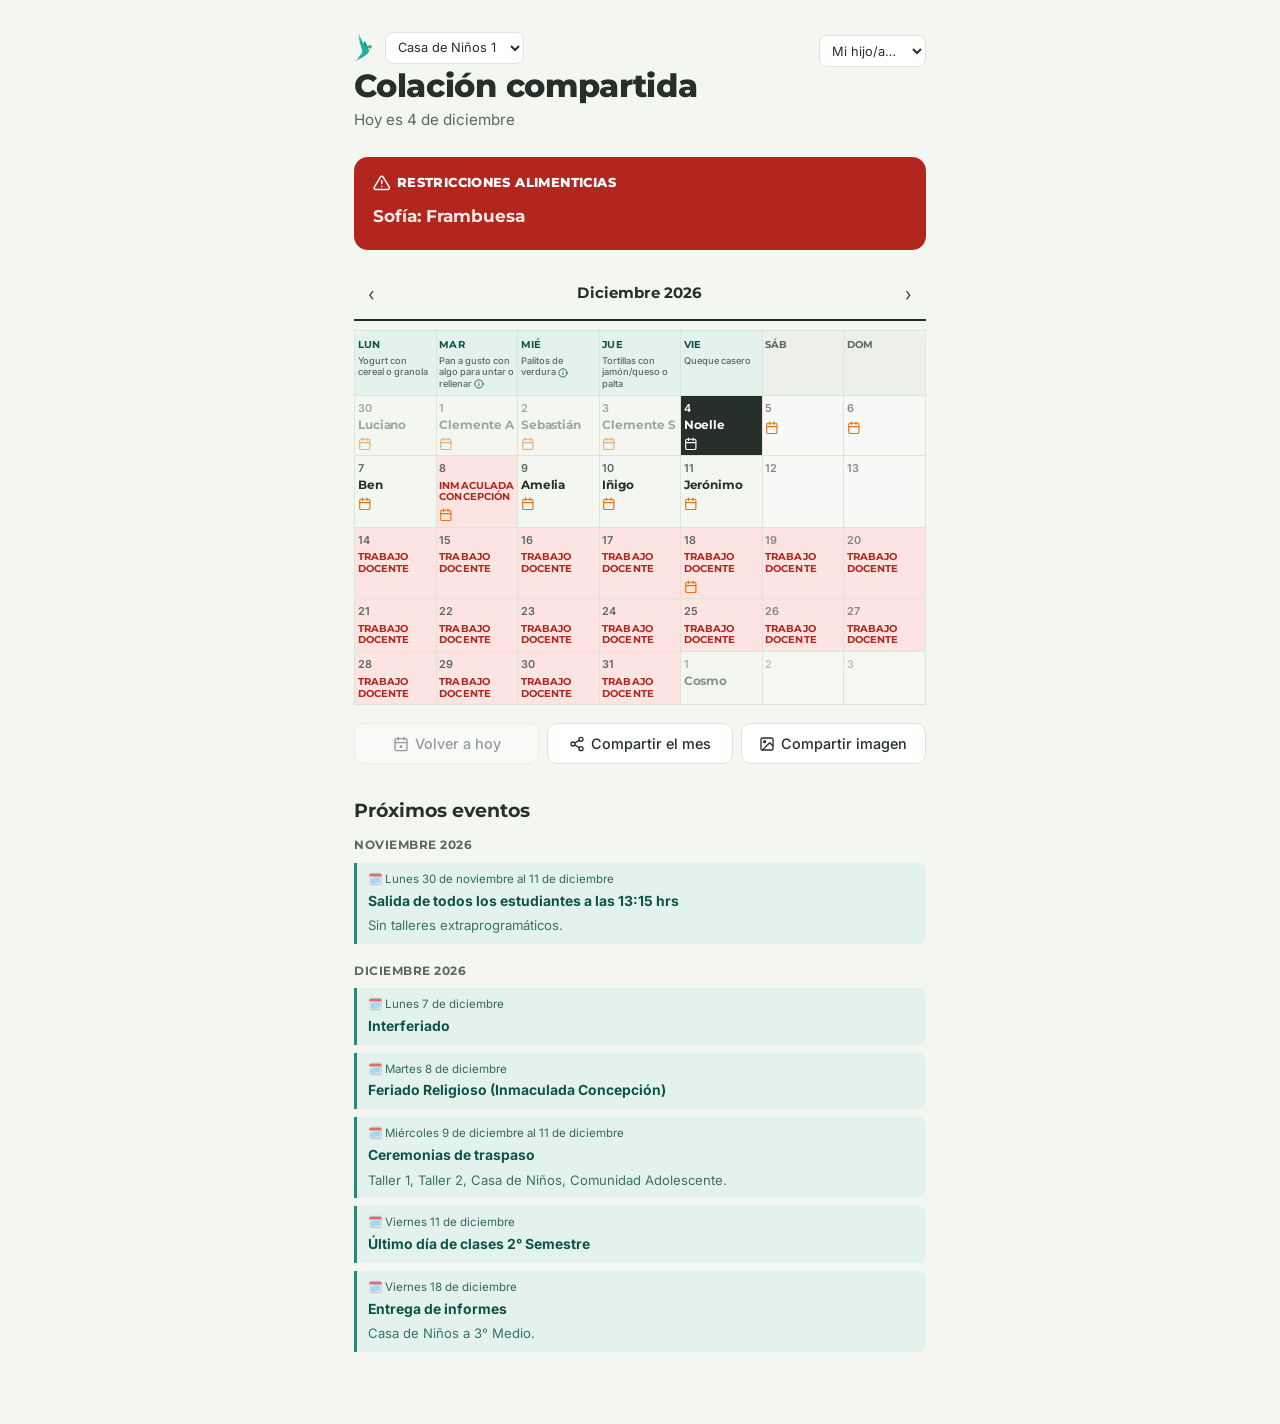
<file: index.html>
<!doctype html>
<html lang="es-CL">
<head>
<meta charset="utf-8">
<meta name="viewport" content="width=device-width, initial-scale=1, viewport-fit=cover">
<meta name="robots" content="noindex, nofollow">
<meta name="theme-color" content="#F3F6F1">
<title>Colación compartida</title>
<link rel="icon" href="assets/huelquen-icon.png" type="image/png">
<link rel="apple-touch-icon" href="assets/huelquen-icon.png">
<link rel="manifest" href="manifest.json">
<link rel="preconnect" href="https://fonts.googleapis.com">
<link rel="preconnect" href="https://fonts.gstatic.com" crossorigin>
<link href="https://fonts.googleapis.com/css2?family=Montserrat:wght@600;700;800&family=Inter:wght@400;500;600&display=swap" rel="stylesheet">
<link rel="stylesheet" href="styles.css">
</head>
<body>

<main class="wrap">

  <header class="head">
    <div class="head-text">
      <div class="brand">
        <img class="mark" src="assets/huelquen-icon.png" alt="" aria-hidden="true">
        <span class="eyebrow-wrap">
          <select id="courseSelect" class="mini-select" aria-label="Curso"></select>
        </span>
      </div>
      <h1>Colación compartida</h1>
      <p class="sub" id="hoy"></p>
    </div>
    <div class="kid-picker-mini">
      <select id="kidSelect" class="mini-select" title="Se guarda solo en este teléfono, para destacar el turno de tu hijo o hija en el calendario.">
        <option value="">Mi hijo/a…</option>
      </select>
    </div>
  </header>

  <section class="mine" id="mine" hidden>
    <p class="mine-lead" id="mineLead"></p>
    <p class="mine-meal" id="mineMeal"></p>
  </section>

  <section class="restrictions-banner" id="restrictionsSection" hidden>
    <p class="restrictions-lead">
      <svg class="btn-icon" viewBox="0 0 24 24" fill="none" stroke="currentColor" stroke-width="2" stroke-linecap="round" stroke-linejoin="round" aria-hidden="true">
        <path d="M10.29 3.86 1.82 18a2 2 0 0 0 1.71 3h16.94a2 2 0 0 0 1.71-3L13.71 3.86a2 2 0 0 0-3.42 0Z"></path>
        <line x1="12" y1="9" x2="12" y2="13"></line>
        <line x1="12" y1="17" x2="12.01" y2="17"></line>
      </svg>
      Restricciones alimenticias
    </p>
    <ul id="restrictions"></ul>
  </section>

  <nav class="monthnav">
    <button type="button" id="prev" class="stepper" aria-label="Mes anterior">‹</button>
    <p class="monthlabel" id="monthlabel"></p>
    <button type="button" id="next" class="stepper" aria-label="Mes siguiente">›</button>
  </nav>

  <table class="cal">
    <thead>
      <tr id="legend"></tr>
    </thead>
    <tbody id="calBody"></tbody>
  </table>

  <div class="rowbtns">
    <button type="button" id="today" class="ghost">
      <svg class="btn-icon" viewBox="0 0 24 24" fill="none" stroke="currentColor" stroke-width="2" stroke-linecap="round" stroke-linejoin="round" aria-hidden="true">
        <rect x="3" y="4" width="18" height="18" rx="2"></rect>
        <line x1="16" y1="2" x2="16" y2="6"></line>
        <line x1="8" y1="2" x2="8" y2="6"></line>
        <line x1="3" y1="10" x2="21" y2="10"></line>
        <circle cx="12" cy="16" r="2" fill="currentColor" stroke="none"></circle>
      </svg>
      Volver a hoy
    </button>
    <button type="button" id="share" class="ghost">
      <svg class="btn-icon" viewBox="0 0 24 24" fill="none" stroke="currentColor" stroke-width="2" stroke-linecap="round" stroke-linejoin="round" aria-hidden="true">
        <circle cx="18" cy="5" r="3"></circle>
        <circle cx="6" cy="12" r="3"></circle>
        <circle cx="18" cy="19" r="3"></circle>
        <line x1="8.59" y1="13.51" x2="15.42" y2="17.49"></line>
        <line x1="15.41" y1="6.51" x2="8.59" y2="10.49"></line>
      </svg>
      Compartir el mes
    </button>
    <button type="button" id="shareImage" class="ghost">
      <svg class="btn-icon" viewBox="0 0 24 24" fill="none" stroke="currentColor" stroke-width="2" stroke-linecap="round" stroke-linejoin="round" aria-hidden="true">
        <rect x="3" y="3" width="18" height="18" rx="2"></rect>
        <circle cx="8.5" cy="8.5" r="1.5"></circle>
        <polyline points="21 15 16 10 5 21"></polyline>
      </svg>
      <span class="btn-label">Compartir imagen</span>
    </button>
  </div>

  <section class="month-events" id="monthEvents" hidden>
    <h2>Próximos eventos</h2>
    <ul id="monthEventsList"></ul>
  </section>

  <section class="avisos" id="avisosSection" hidden>
    <h2>Avisos</h2>
    <ul id="avisos"></ul>
  </section>

  <p class="err" id="err" hidden></p>

</main>

<script src="app.js"></script>
</body>
</html>
</file>
<file: styles.css>
:root {
  --paper: #F3F6F1;
  --card: #FFFFFF;
  --ink: #262F29;
  --ink-soft: #5C6860;
  --teal: #1C8E79;
  --teal-deep: #0F5347;
  --teal-tint: #E4F2EE;
  --red: #B3261E;
  --red-tint: #FBE4E2;
  --mandarin: #E8730C;
  --line: #DDE5DA;
}

* { box-sizing: border-box; }

html { -webkit-text-size-adjust: 100%; }

body {
  margin: 0;
  background: var(--paper);
  color: var(--ink);
  font-family: "Inter", system-ui, sans-serif;
  font-size: 16px;
  line-height: 1.5;
}

.wrap {
  max-width: 38rem;
  margin: 0 auto;
  padding: 2rem 1.15rem 4rem;
}

/* ---------- head ---------- */

.head {
  display: flex;
  justify-content: space-between;
  align-items: flex-start;
  gap: .75rem;
  margin-bottom: 1.6rem;
}

.head-text { min-width: 0; }

.brand {
  display: flex;
  align-items: center;
  gap: .45rem;
  margin-bottom: .3rem;
}

.mark {
  height: 1.7rem;
  width: auto;
  flex: none;
  object-fit: contain;
}

.eyebrow-wrap {
  display: inline-flex;
}

.mini-select {
  max-width: 10rem;
  padding: .4rem .5rem;
  border: 1px solid var(--line);
  border-radius: 8px;
  background: var(--card);
  color: var(--ink);
  font-family: inherit;
  font-size: .8rem;
  cursor: pointer;
}

h1 {
  font-family: "Montserrat", system-ui, sans-serif;
  font-weight: 800;
  font-size: 2rem;
  line-height: 1.08;
  letter-spacing: -0.01em;
  margin: 0;
}

.sub {
  margin: .35rem 0 0;
  color: var(--ink-soft);
  font-size: .95rem;
}

/* ---------- personal strip ---------- */

.mine {
  background: var(--teal-deep);
  color: #EAF5F1;
  border-radius: 14px;
  padding: 1rem 1.15rem;
  margin-bottom: 1.6rem;
}

.mine-lead {
  margin: 0;
  font-size: .9rem;
  color: #9FCFC1;
}

.mine-lead strong {
  color: #EAF5F1;
}

.mine-meal {
  font-family: "Montserrat", system-ui, sans-serif;
  font-weight: 700;
  font-size: 1.4rem;
  line-height: 1.2;
  letter-spacing: -0.01em;
  margin: .15rem 0 0;
}

/* ---------- restricciones alimenticias (alergias) ---------- */

.restrictions-banner {
  background: var(--red);
  color: #FDEAE8;
  border-radius: 14px;
  padding: 1rem 1.15rem;
  margin-bottom: 1.6rem;
}

.restrictions-lead {
  display: flex;
  align-items: center;
  gap: .4rem;
  margin: 0 0 .5rem;
  font-family: "Montserrat", system-ui, sans-serif;
  font-weight: 800;
  font-size: .82rem;
  text-transform: uppercase;
  letter-spacing: .03em;
  color: #FFFFFF;
}

.restrictions-lead .btn-icon {
  width: 1.1rem;
  height: 1.1rem;
  flex: none;
}

.restrictions-banner ul {
  list-style: none;
  margin: 0;
  padding: 0;
}

.restrictions-banner li {
  font-family: "Montserrat", system-ui, sans-serif;
  font-weight: 700;
  font-size: 1.05rem;
  line-height: 1.3;
  padding: .35rem 0;
}

.restrictions-banner li + li {
  border-top: 1px solid rgba(255, 255, 255, .25);
}

/* ---------- month nav ---------- */

.monthnav {
  display: flex;
  align-items: center;
  gap: .5rem;
  border-bottom: 2px solid var(--ink);
  padding-bottom: .5rem;
  margin-bottom: .6rem;
}

.monthlabel {
  flex: 1;
  margin: 0;
  text-align: center;
  font-family: "Montserrat", system-ui, sans-serif;
  font-weight: 700;
  font-size: .95rem;
  letter-spacing: .01em;
}

.stepper {
  font-family: "Montserrat", system-ui, sans-serif;
  font-size: 1.4rem;
  line-height: 1;
  width: 2.2rem;
  height: 2.2rem;
  border: none;
  border-radius: 50%;
  background: transparent;
  color: var(--ink);
  cursor: pointer;
}

.stepper:hover { background: var(--teal-tint); }

/* ---------- calendar grid ---------- */

.cal {
  width: 100%;
  table-layout: fixed;
  border-collapse: collapse;
}

.cal th {
  background: var(--teal-tint);
  padding: .35rem .15rem;
  text-align: left;
  vertical-align: top;
  border: 1px solid var(--line);
}

.cal th:first-child { border-top-left-radius: 10px; }
.cal th:last-child { border-top-right-radius: 10px; }

.cal th.legend-weekend {
  background: #EDEFEA;
}

.cal th.legend-weekend .legend-dow { color: var(--ink-soft); }

.legend-dow {
  display: block;
  font-family: "Montserrat", system-ui, sans-serif;
  font-weight: 700;
  font-size: .64rem;
  letter-spacing: .02em;
  text-transform: uppercase;
  color: var(--teal-deep);
}

.legend-meal {
  display: block;
  margin-top: .15rem;
  font-size: .58rem;
  line-height: 1.25;
  color: var(--ink-soft);
  font-weight: 500;
  word-break: break-word;
}

.legend-info {
  position: relative;
  display: inline-flex;
  vertical-align: middle;
  cursor: default;
}

.legend-info .cell-icon {
  width: .62rem;
  height: .62rem;
  color: var(--teal-deep);
}

.legend-info .event-tooltip {
  bottom: auto;
  top: 130%;
}

.cal td {
  border: 1px solid var(--line);
  padding: .25rem .15rem .3rem;
  vertical-align: top;
}

.cell.outside-month {
  opacity: .5;
}

.cell.weekend {
  background: #F8F9F6;
}

.cell.weekend .cell-num {
  color: var(--ink-soft);
  opacity: .75;
}

.cell-num {
  display: block;
  font-size: .68rem;
  color: var(--ink-soft);
  font-weight: 600;
}

.cell-kid {
  display: block;
  margin-top: .15rem;
  font-family: "Montserrat", system-ui, sans-serif;
  font-weight: 700;
  font-size: .72rem;
  line-height: 1.15;
  letter-spacing: -0.005em;
  color: var(--ink);
  word-break: break-word;
  hyphens: auto;
}

.cell-closure {
  display: block;
  margin-top: .2rem;
  font-family: "Montserrat", system-ui, sans-serif;
  font-weight: 700;
  font-size: .62rem;
  line-height: 1.2;
  letter-spacing: .01em;
  text-transform: uppercase;
  color: var(--red);
  word-break: break-word;
}

.cell.nofood .cell-closure { color: var(--mandarin); }

.cell.closed { background: var(--red-tint); }

.cell.today {
  background: var(--ink);
}

.cell.today .cell-num,
.cell.today .cell-kid { color: #FFFFFF; }

.cell.today.closed { background: var(--red); }
.cell.today.nofood { background: var(--mandarin); }

.cell.today .cell-closure { color: #FFFFFF; }

.cell.past {
  opacity: .55;
}

.cell.past .cell-kid { color: var(--ink-soft); }

.cell.mine-day {
  background: var(--teal);
}

.cell.mine-day .cell-num,
.cell.mine-day .cell-kid { color: #FFFFFF; }

.cell.today.mine-day { background: var(--teal-deep); }
.cell.today.mine-day .cell-kid { color: #FFFFFF; }

.cell-icons {
  display: flex;
  align-items: center;
  gap: .35rem;
  margin-top: .3rem;
}

.event-marker,
.notice-marker,
.attachment-marker {
  position: relative;
  display: inline-flex;
  cursor: default;
  text-decoration: none;
}

.attachment-marker { cursor: pointer; }

.cell-icon {
  width: .85rem;
  height: .85rem;
  color: var(--mandarin);
}

.notice-marker .cell-icon { color: var(--ink); }
.attachment-marker .cell-icon { color: var(--teal); }

.cell.today .cell-icon,
.cell.mine-day .cell-icon { color: #FFFFFF; }

.event-tooltip {
  position: absolute;
  z-index: 20;
  bottom: 130%;
  left: 50%;
  transform: translateX(-50%);
  width: max-content;
  max-width: 11rem;
  padding: .4rem .55rem;
  border-radius: 8px;
  background: var(--ink);
  color: #FFFFFF;
  font-family: "Inter", sans-serif;
  font-weight: 500;
  font-size: .72rem;
  line-height: 1.35;
  text-align: left;
  white-space: normal;
  opacity: 0;
  pointer-events: none;
  transition: opacity .15s ease;
}

.event-marker:hover .event-tooltip,
.event-marker:focus-visible .event-tooltip,
.notice-marker:hover .event-tooltip,
.notice-marker:focus-visible .event-tooltip,
.attachment-marker:hover .event-tooltip,
.attachment-marker:focus-visible .event-tooltip,
.legend-info:hover .event-tooltip,
.legend-info:focus-visible .event-tooltip {
  opacity: 1;
}

.tag {
  display: inline-block;
  margin-top: .2rem;
  padding: .05rem .35rem;
  border: 1px solid var(--mandarin);
  border-radius: 999px;
  color: var(--mandarin);
  font-size: .62rem;
  font-weight: 600;
}

.cell.today .tag { border-color: #F2A45C; color: #F2A45C; }

/* ---------- buttons ---------- */

.rowbtns {
  display: flex;
  flex-wrap: wrap;
  gap: .5rem;
  margin-top: 1.1rem;
}

.ghost {
  flex: 1 1 9rem;
  display: flex;
  align-items: center;
  justify-content: center;
  gap: .4rem;
  padding: .7rem .5rem;
  border: 1px solid var(--line);
  border-radius: 10px;
  background: var(--card);
  color: var(--ink);
  font-family: inherit;
  font-size: .9rem;
  font-weight: 500;
  cursor: pointer;
}

.ghost:hover { border-color: var(--ink-soft); }

.ghost:disabled {
  opacity: .45;
  cursor: not-allowed;
}

.ghost:disabled:hover { border-color: var(--line); }

.btn-icon {
  width: 1rem;
  height: 1rem;
  flex: none;
}

/* ---------- month events ---------- */

.month-events { margin-top: 2rem; }

.month-events h2,
.avisos h2 {
  font-family: "Montserrat", system-ui, sans-serif;
  font-weight: 700;
  font-size: 1.2rem;
  margin: 0 0 .7rem;
}

.month-events ul {
  list-style: none;
  margin: 0;
  padding: 0;
}

.month-subtitle {
  font-family: "Montserrat", system-ui, sans-serif;
  font-weight: 700;
  font-size: .78rem;
  text-transform: uppercase;
  letter-spacing: .04em;
  color: var(--ink-soft);
  margin: 1.1rem 0 .5rem;
}

.month-subtitle:first-child {
  margin-top: 0;
}

.event {
  margin: 0 0 .5rem;
  padding: .5rem .65rem;
  border-left: 3px solid var(--teal);
  background: var(--teal-tint);
  border-radius: 0 8px 8px 0;
  font-size: .87rem;
  color: var(--teal-deep);
}

.event-header,
.event-title-line,
.event-note {
  margin: 0;
}

.event-header {
  font-size: .72rem;
  opacity: .85;
}

.event-title-line {
  margin-top: .15rem;
  font-weight: 700;
}

.event-note {
  display: block;
  margin-top: .3rem;
  color: inherit;
  opacity: .8;
  font-size: .82rem;
  white-space: pre-line;
}

/* ---------- avisos ---------- */

.avisos { margin-top: 2.6rem; }

.avisos ul {
  list-style: none;
  margin: 0;
  padding: 0;
}

.aviso {
  background: var(--card);
  border-radius: 12px;
  padding: .9rem 1rem;
  margin-bottom: .6rem;
}

.aviso p {
  margin: 0;
  color: var(--ink-soft);
  font-size: .93rem;
}

/* Tarjetas de Avisos: misma estructura que Novedades (.event), en naranjo. */
.notice {
  margin: 0 0 .5rem;
  padding: .5rem .65rem;
  border-left: 3px solid var(--mandarin);
  background: #FBE9DA;
  border-radius: 0 8px 8px 0;
  font-size: .87rem;
  color: #8A3E06;
}

/* ---------- kid picker (mini, header) ---------- */

.kid-picker-mini {
  flex: none;
  padding-top: .2rem;
}

.err {
  margin-top: 2rem;
  padding: .9rem 1rem;
  border-radius: 12px;
  background: #FBE9DA;
  color: #8A3E06;
  font-size: .9rem;
}

:focus-visible {
  outline: 2px solid var(--teal);
  outline-offset: 2px;
}

@media (prefers-reduced-motion: reduce) {
  * { transition: none !important; animation: none !important; }
}
</file>
